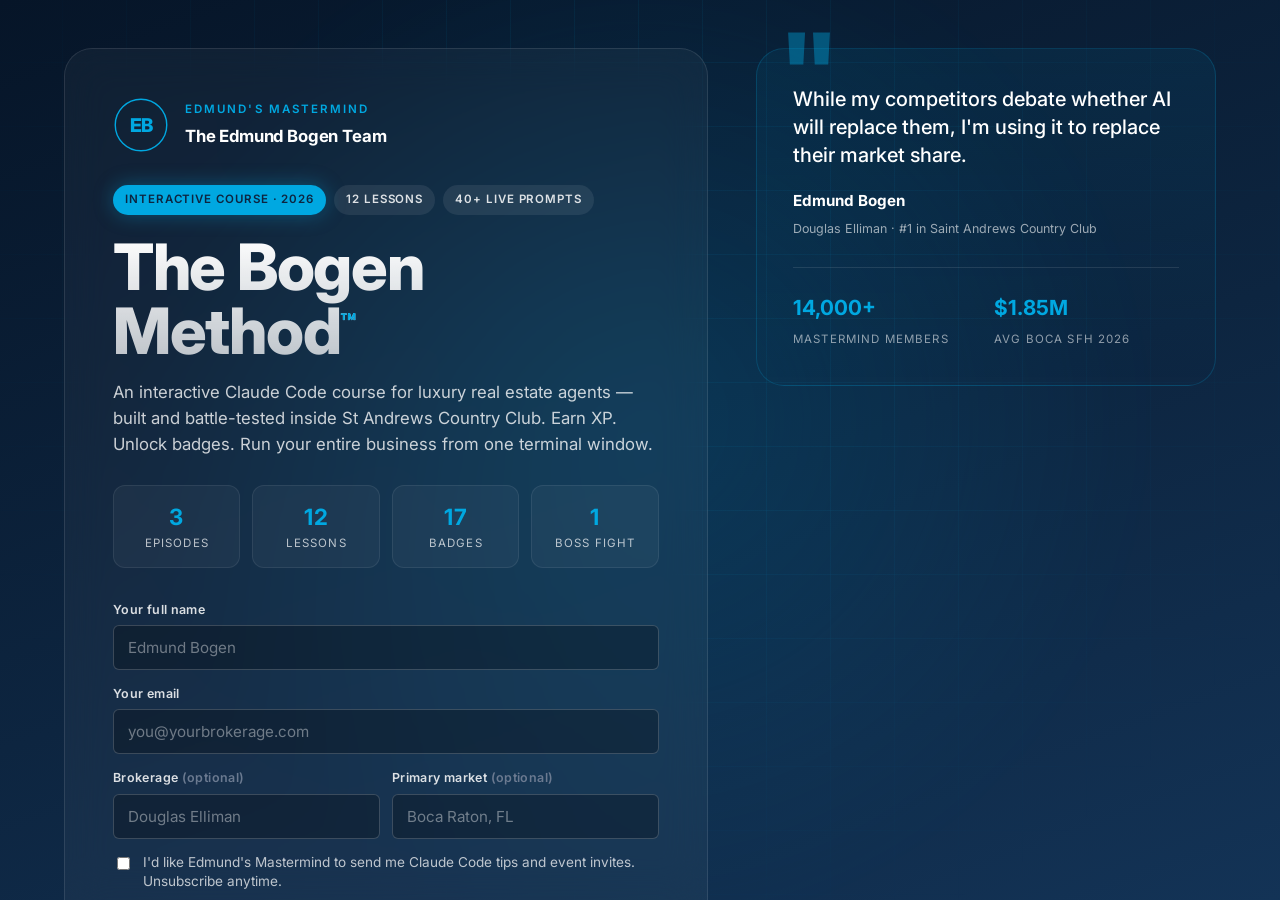
<file: _app.html>
<!doctype html>
<html lang="en">
  <head>
    <meta charset="utf-8" />
    <meta name="viewport" content="width=device-width, initial-scale=1" />
    <meta name="theme-color" content="#0d2540" />
    <title>The Bogen Method — Claude Code for Realtors | Edmund's Mastermind</title>
    <meta
      name="description"
      content="An interactive Claude Code course for luxury real estate agents — built and battle-tested inside St Andrews Country Club. Taught by Edmund Bogen, Douglas Elliman."
    />

    <!-- Open Graph / social share -->
    <meta property="og:type" content="website" />
    <meta property="og:site_name" content="Edmund's Mastermind" />
    <meta property="og:title" content="The Bogen Method™ — Claude Code for Realtors" />
    <meta
      property="og:description"
      content="An interactive Claude Code course for luxury real estate agents — 3 episodes, 12 lessons, 17 badges, 1 boss fight. Run your entire business from one terminal window."
    />
    <meta property="og:url" content="https://edmundbogen.github.io/the-bogen-method/" />
    <meta property="og:image" content="https://edmundbogen.github.io/the-bogen-method/assets/og-image.png" />
    <meta property="og:image:width" content="1200" />
    <meta property="og:image:height" content="630" />
    <meta name="twitter:card" content="summary_large_image" />
    <meta name="twitter:title" content="The Bogen Method™ — Claude Code for Realtors" />
    <meta
      name="twitter:description"
      content="An interactive Claude Code course for luxury real estate agents. 3 episodes · 12 lessons · 17 badges."
    />
    <meta name="twitter:image" content="https://edmundbogen.github.io/the-bogen-method/assets/og-image.png" />

    <link rel="preconnect" href="https://fonts.googleapis.com" />
    <link rel="preconnect" href="https://fonts.gstatic.com" crossorigin />
    <link
      href="https://fonts.googleapis.com/css2?family=Inter:wght@300;400;500;600;700;800;900&family=JetBrains+Mono:wght@400;500;600;700&display=swap"
      rel="stylesheet"
    />
    <link rel="stylesheet" href="css/style.css" />
    <link rel="icon" type="image/svg+xml" href="assets/favicon.svg" />
  </head>
  <body>
    <!-- ============ ENROLL GATE ============ -->
    <section id="gate" class="screen screen--gate active">
      <div class="gate-bg" aria-hidden="true">
        <div class="gate-grid"></div>
        <div class="gate-glow"></div>
      </div>
      <div class="gate-inner">
        <div class="gate-card">
          <div class="gate-brand">
            <div class="logo-mark" aria-hidden="true">
              <svg viewBox="0 0 100 100" fill="none">
                <circle cx="50" cy="50" r="46" stroke="currentColor" stroke-width="2.5" />
                <text x="50" y="62" text-anchor="middle" font-family="Inter, sans-serif" font-weight="800" font-size="34" fill="currentColor" letter-spacing="-1">EB</text>
              </svg>
            </div>
            <div>
              <div class="eyebrow">Edmund's Mastermind</div>
              <div class="brand-name">The Edmund Bogen Team</div>
            </div>
          </div>

          <div class="badge-row">
            <span class="pill pill--accent">Interactive Course · 2026</span>
            <span class="pill">12 lessons</span>
            <span class="pill">40+ live prompts</span>
          </div>

          <h1 class="gate-title">
            The Bogen Method<span class="gate-title-trade">™</span>
          </h1>
          <p class="gate-tagline">
            An interactive Claude Code course for luxury real estate agents — built and battle-tested inside St Andrews Country Club.
            Earn XP. Unlock badges. Run your entire business from one terminal window.
          </p>

          <ul class="gate-stats">
            <li><strong>3</strong>Episodes</li>
            <li><strong>12</strong>Lessons</li>
            <li><strong>17</strong>Badges</li>
            <li><strong>1</strong>Boss fight</li>
          </ul>

          <form id="enrollForm" class="gate-form" autocomplete="on" novalidate>
            <div class="form-row">
              <label for="fullName">Your full name</label>
              <input id="fullName" name="fullName" type="text" required placeholder="Edmund Bogen" autocomplete="name" />
            </div>
            <div class="form-row">
              <label for="email">Your email</label>
              <input id="email" name="email" type="email" required placeholder="you@yourbrokerage.com" autocomplete="email" />
            </div>
            <div class="form-row form-row--split">
              <div>
                <label for="brokerage">Brokerage <span class="muted">(optional)</span></label>
                <input id="brokerage" name="brokerage" type="text" placeholder="Douglas Elliman" autocomplete="organization" />
              </div>
              <div>
                <label for="market">Primary market <span class="muted">(optional)</span></label>
                <input id="market" name="market" type="text" placeholder="Boca Raton, FL" />
              </div>
            </div>

            <label class="checkbox-row">
              <input id="consent" type="checkbox" required />
              <span>I'd like Edmund's Mastermind to send me Claude Code tips and event invites. Unsubscribe anytime.</span>
            </label>

            <!-- Honeypot — hidden from humans; bots fill it and get silently dropped. -->
            <div aria-hidden="true" style="position:absolute;left:-9999px;top:-9999px;height:0;width:0;overflow:hidden">
              <label for="company_url">Company website (leave blank)</label>
              <input id="company_url" name="_gotcha" type="text" tabindex="-1" autocomplete="off" />
            </div>

            <!-- Cloudflare Turnstile renders here only when a site key is set in config.js -->
            <div id="cf-turnstile-slot" style="margin:6px 0 4px"></div>

            <button id="enrollBtn" type="submit" class="btn btn--primary btn--full">
              <span>Start Episode 1</span>
              <span class="btn-arrow">→</span>
            </button>
          </form>

          <p class="gate-fineprint">
            Already enrolled? Progress is saved on this device.
            <button id="resumeBtn" class="link-btn" type="button">Resume your game →</button>
          </p>
        </div>

        <aside class="gate-quote">
          <div class="gate-quote-mark">"</div>
          <blockquote>
            While my competitors debate whether AI will replace them, I'm using it to replace their market share.
          </blockquote>
          <cite>
            <strong>Edmund Bogen</strong>
            <span>Douglas Elliman · #1 in Saint Andrews Country Club</span>
          </cite>
          <div class="gate-quote-stats">
            <div><strong>14,000+</strong><span>Mastermind members</span></div>
            <div><strong>$1.85M</strong><span>Avg Boca SFH 2026</span></div>
          </div>
        </aside>
      </div>
    </section>

    <!-- ============ MAIN APP ============ -->
    <div id="app" class="app" hidden>
      <header class="topbar">
        <div class="topbar-inner">
          <a class="topbar-brand" href="#" data-route="home">
            <svg class="topbar-logo" viewBox="0 0 100 100" fill="none" aria-hidden="true">
              <circle cx="50" cy="50" r="46" stroke="currentColor" stroke-width="2.5" />
              <text x="50" y="62" text-anchor="middle" font-family="Inter, sans-serif" font-weight="800" font-size="34" fill="currentColor" letter-spacing="-1">EB</text>
            </svg>
            <span>The Bogen Method</span>
          </a>
          <nav class="topbar-nav" id="topbarNav">
            <a href="#" data-route="home">Home</a>
            <a href="#" data-route="ep1">Episode 1</a>
            <a href="#" data-route="ep2">Episode 2</a>
            <a href="#" data-route="ep3">Episode 3</a>
            <a href="#" data-route="tools">Tools</a>
            <a href="#" data-route="vault">Vault</a>
            <a href="#" data-route="badges">Badges</a>
          </nav>
          <div class="topbar-user">
            <div class="hud">
              <div class="hud-item" title="Your level">
                <span class="hud-label">LVL</span>
                <span id="hudLevel" class="hud-value">1</span>
              </div>
              <div class="hud-item hud-item--xp" title="Experience points">
                <span class="hud-label">XP</span>
                <span id="hudXP" class="hud-value">0</span>
                <div class="hud-xpbar"><div id="hudXPFill" class="hud-xpbar-fill"></div></div>
              </div>
              <div class="hud-item hud-item--streak" title="Daily streak">
                <span class="hud-flame">🔥</span>
                <span id="hudStreak" class="hud-value">0</span>
              </div>
            </div>
            <button id="userMenuBtn" class="user-menu-btn" aria-label="Account menu">
              <span id="userInitial">E</span>
            </button>
            <div id="userMenu" class="user-menu" hidden>
              <div class="user-menu-head">
                <div id="userMenuName"></div>
                <div id="userMenuEmail" class="muted"></div>
              </div>
              <button data-route="vault">My Vault</button>
              <button data-route="badges">Badges & Stats</button>
              <button id="exportBtn">Export progress</button>
              <button id="resetBtn" class="danger">Sign out / reset</button>
            </div>
          </div>
        </div>
        <div class="topbar-progress"><div id="totalProgress" class="topbar-progress-fill"></div></div>
      </header>

      <main id="view" class="view"></main>

      <footer class="footer">
        <div class="footer-inner">
          <div>
            <div class="footer-brand">The Edmund Bogen Team</div>
            <div class="footer-sub">at Douglas Elliman Real Estate · Boca Raton, FL</div>
          </div>
          <div class="footer-meta">
            <span>© 2026 Edmund's Mastermind</span>
            <span class="dot">·</span>
            <a href="mailto:edmund@bogenhomes.com">edmund@bogenhomes.com</a>
            <span class="dot">·</span>
            <a href="tel:5612357575">561-235-7575</a>
          </div>
        </div>
      </footer>
    </div>

    <!-- ============ TOAST + XP POPS ============ -->
    <div id="toast" class="toast" role="status" aria-live="polite"></div>
    <div id="xpStage" class="xp-stage" aria-hidden="true"></div>

    <!-- ============ MODAL ============ -->
    <div id="modal" class="modal" hidden>
      <div class="modal-backdrop" data-close></div>
      <div class="modal-panel" role="dialog" aria-modal="true">
        <button class="modal-close" id="modalClose" aria-label="Close">×</button>
        <div id="modalBody"></div>
      </div>
    </div>

    <!-- ============ BADGE UNLOCK OVERLAY ============ -->
    <div id="badgeOverlay" class="badge-overlay" hidden>
      <div class="badge-overlay-inner">
        <div class="badge-overlay-rays"></div>
        <div id="badgeOverlayIcon" class="badge-overlay-icon"></div>
        <div class="badge-overlay-label">Badge unlocked</div>
        <div id="badgeOverlayName" class="badge-overlay-name"></div>
        <div id="badgeOverlayDesc" class="badge-overlay-desc"></div>
        <button id="badgeOverlayBtn" class="btn btn--primary">Claim +50 XP</button>
      </div>
    </div>

    <script src="js/config.js"></script>
    <script src="js/data.js"></script>
    <script src="js/state.js"></script>
    <script src="js/cloud.js"></script>
    <script src="js/sfx.js"></script>
    <script src="js/components.js"></script>
    <script src="js/lessons.js"></script>
    <script src="js/tools.js"></script>
    <script src="js/app.js"></script>
  </body>
</html>
</file>
<file: css/style.css>
/* =========================================================
   The Bogen Method — Interactive Course
   Edmund Bogen Team brand: navy #0d2540 / #1a3e5c / cyan #00a8e1
   ========================================================= */

:root {
  --navy-950: #08172a;
  --navy-900: #0d2540;
  --navy-800: #133356;
  --navy-700: #1a3e5c;
  --navy-600: #234e74;
  --navy-500: #2f6593;
  --ink: #0a1a2e;
  --ink-2: #1a2842;
  --paper: #ffffff;
  --paper-soft: #f6f8fb;
  --paper-warm: #f1f4f8;
  --line: #dde3ec;
  --line-strong: #c5cfdc;
  --muted: #6b7a90;
  --muted-2: #94a3b8;
  --text: #0a1a2e;
  --text-2: #2a3a52;

  --cyan: #00a8e1;
  --cyan-bright: #1bb6e8;
  --cyan-dark: #0080ab;
  --cyan-glow: rgba(0, 168, 225, 0.35);

  --gold: #e6b450;
  --green: #2ec27e;
  --red: #e35d6a;
  --purple: #8b6cef;
  --orange: #f08a3e;

  --radius-sm: 6px;
  --radius: 12px;
  --radius-lg: 18px;
  --radius-xl: 28px;

  --shadow-sm: 0 1px 2px rgba(13, 37, 64, 0.08), 0 2px 6px rgba(13, 37, 64, 0.04);
  --shadow: 0 4px 16px rgba(13, 37, 64, 0.08), 0 12px 32px rgba(13, 37, 64, 0.06);
  --shadow-lg: 0 20px 60px rgba(13, 37, 64, 0.18), 0 4px 12px rgba(13, 37, 64, 0.06);
  --shadow-glow: 0 0 0 1px var(--cyan), 0 0 24px var(--cyan-glow);

  --font-sans: "Inter", ui-sans-serif, system-ui, -apple-system, "Segoe UI", Roboto, sans-serif;
  --font-mono: "JetBrains Mono", ui-monospace, "SF Mono", Menlo, Consolas, monospace;

  --t-fast: 160ms cubic-bezier(0.4, 0, 0.2, 1);
  --t-mid: 280ms cubic-bezier(0.4, 0, 0.2, 1);
  --t-slow: 480ms cubic-bezier(0.16, 1, 0.3, 1);
}

* {
  box-sizing: border-box;
}

html,
body {
  margin: 0;
  padding: 0;
}

body {
  font-family: var(--font-sans);
  color: var(--text);
  background: var(--paper-soft);
  font-size: 16px;
  line-height: 1.55;
  -webkit-font-smoothing: antialiased;
  -moz-osx-font-smoothing: grayscale;
  text-rendering: optimizeLegibility;
}

button {
  font-family: inherit;
  cursor: pointer;
  border: none;
  background: none;
  color: inherit;
}
a {
  color: var(--navy-700);
  text-decoration: none;
}
a:hover {
  color: var(--cyan);
}
input,
textarea {
  font-family: inherit;
  color: inherit;
}

img,
svg {
  display: block;
  max-width: 100%;
}

/* ============================ TYPOGRAPHY ============================ */
h1,
h2,
h3,
h4 {
  margin: 0 0 0.4em;
  letter-spacing: -0.02em;
  color: var(--ink);
  font-weight: 700;
  line-height: 1.15;
}
h1 {
  font-size: clamp(2rem, 4.5vw, 3.4rem);
  font-weight: 800;
}
h2 {
  font-size: clamp(1.5rem, 3vw, 2.1rem);
}
h3 {
  font-size: 1.25rem;
}
h4 {
  font-size: 1.05rem;
}
p {
  margin: 0 0 1em;
}
.muted {
  color: var(--muted);
}
.eyebrow {
  font-size: 0.72rem;
  text-transform: uppercase;
  letter-spacing: 0.18em;
  font-weight: 600;
  color: var(--cyan);
}

/* ============================ ENROLL GATE ============================ */
.screen--gate {
  position: fixed;
  inset: 0;
  background: linear-gradient(160deg, #061528 0%, #0d2540 55%, #133356 100%);
  color: #fff;
  overflow: auto;
  z-index: 100;
}
.screen--gate.hidden {
  display: none;
}
.gate-bg {
  position: absolute;
  inset: 0;
  overflow: hidden;
  pointer-events: none;
}
.gate-grid {
  position: absolute;
  inset: -2px;
  background-image:
    linear-gradient(to right, rgba(0, 168, 225, 0.07) 1px, transparent 1px),
    linear-gradient(to bottom, rgba(0, 168, 225, 0.07) 1px, transparent 1px);
  background-size: 64px 64px;
  mask-image: radial-gradient(ellipse at 50% 30%, #000 30%, transparent 80%);
}
.gate-glow {
  position: absolute;
  top: -20%;
  left: 50%;
  transform: translateX(-50%);
  width: 1200px;
  height: 1200px;
  background: radial-gradient(circle, var(--cyan-glow) 0%, transparent 60%);
  opacity: 0.45;
  filter: blur(40px);
}
.gate-inner {
  position: relative;
  z-index: 1;
  max-width: 1200px;
  margin: 0 auto;
  padding: 48px 24px 80px;
  display: grid;
  grid-template-columns: minmax(0, 1.4fr) minmax(0, 1fr);
  gap: 48px;
  align-items: start;
}
@media (max-width: 920px) {
  .gate-inner {
    grid-template-columns: 1fr;
  }
}
.gate-card {
  background: rgba(255, 255, 255, 0.04);
  border: 1px solid rgba(255, 255, 255, 0.1);
  border-radius: var(--radius-xl);
  padding: clamp(28px, 4vw, 48px);
  backdrop-filter: blur(20px);
}
.gate-brand {
  display: flex;
  align-items: center;
  gap: 16px;
  margin-bottom: 32px;
}
.gate-brand .logo-mark {
  width: 56px;
  height: 56px;
  color: var(--cyan);
  flex-shrink: 0;
}
.gate-brand .eyebrow {
  margin-bottom: 4px;
}
.gate-brand .brand-name {
  font-weight: 700;
  font-size: 1.05rem;
  letter-spacing: -0.01em;
}
.badge-row {
  display: flex;
  gap: 8px;
  margin-bottom: 20px;
  flex-wrap: wrap;
}
.pill {
  display: inline-flex;
  align-items: center;
  font-size: 0.72rem;
  font-weight: 600;
  letter-spacing: 0.08em;
  text-transform: uppercase;
  padding: 6px 12px;
  border-radius: 999px;
  background: rgba(255, 255, 255, 0.08);
  color: rgba(255, 255, 255, 0.85);
}
.pill--accent {
  background: var(--cyan);
  color: var(--navy-900);
  box-shadow: 0 0 20px var(--cyan-glow);
}
.gate-title {
  font-size: clamp(2.4rem, 6vw, 4rem);
  font-weight: 800;
  line-height: 1;
  margin: 0 0 16px;
  background: linear-gradient(180deg, #fff 0%, rgba(255, 255, 255, 0.72) 100%);
  -webkit-background-clip: text;
  background-clip: text;
  color: transparent;
}
.gate-title-trade {
  font-size: 0.4em;
  vertical-align: super;
  color: var(--cyan);
  -webkit-text-fill-color: var(--cyan);
}
.gate-tagline {
  font-size: 1.05rem;
  color: rgba(255, 255, 255, 0.78);
  max-width: 56ch;
  margin: 0 0 28px;
  line-height: 1.55;
}
.gate-stats {
  list-style: none;
  display: grid;
  grid-template-columns: repeat(4, 1fr);
  gap: 12px;
  margin: 0 0 32px;
  padding: 0;
}
.gate-stats li {
  text-align: center;
  padding: 14px 8px;
  background: rgba(255, 255, 255, 0.04);
  border: 1px solid rgba(255, 255, 255, 0.08);
  border-radius: var(--radius);
}
.gate-stats strong {
  display: block;
  font-size: 1.4rem;
  color: var(--cyan);
  font-weight: 700;
}
.gate-stats li {
  font-size: 0.72rem;
  text-transform: uppercase;
  letter-spacing: 0.1em;
  color: rgba(255, 255, 255, 0.7);
}
.gate-form {
  margin-bottom: 16px;
}
.form-row {
  margin-bottom: 14px;
}
.form-row label {
  display: block;
  font-size: 0.78rem;
  font-weight: 600;
  margin-bottom: 6px;
  color: rgba(255, 255, 255, 0.85);
  letter-spacing: 0.03em;
}
.form-row--split {
  display: grid;
  grid-template-columns: 1fr 1fr;
  gap: 12px;
}
@media (max-width: 540px) {
  .form-row--split {
    grid-template-columns: 1fr;
  }
}
.gate-form input[type="text"],
.gate-form input[type="email"] {
  width: 100%;
  padding: 12px 14px;
  border-radius: var(--radius-sm);
  border: 1px solid rgba(255, 255, 255, 0.18);
  background: rgba(0, 0, 0, 0.25);
  color: #fff;
  font-size: 0.95rem;
  transition: border var(--t-fast), box-shadow var(--t-fast);
}
.gate-form input::placeholder {
  color: rgba(255, 255, 255, 0.4);
}
.gate-form input:focus {
  outline: none;
  border-color: var(--cyan);
  box-shadow: 0 0 0 3px rgba(0, 168, 225, 0.25);
}
.gate-form input[aria-invalid="true"] {
  border-color: var(--red);
}
.checkbox-row {
  display: flex;
  gap: 10px;
  align-items: flex-start;
  font-size: 0.85rem;
  color: rgba(255, 255, 255, 0.72);
  margin-bottom: 20px;
  line-height: 1.45;
  cursor: pointer;
}
.checkbox-row input {
  margin-top: 4px;
  accent-color: var(--cyan);
}
.gate-fineprint {
  text-align: center;
  font-size: 0.85rem;
  color: rgba(255, 255, 255, 0.55);
  margin: 0;
}
.link-btn {
  color: var(--cyan);
  background: none;
  border: none;
  padding: 0;
  cursor: pointer;
  font: inherit;
  text-decoration: underline;
  text-underline-offset: 3px;
}
.link-btn:hover {
  color: var(--cyan-bright);
}
.gate-quote {
  background: linear-gradient(180deg, rgba(0, 168, 225, 0.08) 0%, rgba(0, 0, 0, 0) 100%);
  border: 1px solid rgba(0, 168, 225, 0.2);
  border-radius: var(--radius-xl);
  padding: 36px;
  position: relative;
}
.gate-quote-mark {
  position: absolute;
  top: -32px;
  left: 24px;
  font-size: 7rem;
  font-weight: 800;
  color: var(--cyan);
  opacity: 0.4;
  line-height: 1;
}
.gate-quote blockquote {
  margin: 0 0 20px;
  font-size: 1.25rem;
  line-height: 1.4;
  font-weight: 500;
  color: #fff;
}
.gate-quote cite {
  font-style: normal;
  display: block;
}
.gate-quote cite strong {
  display: block;
  font-size: 0.95rem;
  margin-bottom: 2px;
}
.gate-quote cite span {
  font-size: 0.78rem;
  color: rgba(255, 255, 255, 0.6);
}
.gate-quote-stats {
  display: grid;
  grid-template-columns: 1fr 1fr;
  gap: 16px;
  margin-top: 28px;
  padding-top: 24px;
  border-top: 1px solid rgba(255, 255, 255, 0.1);
}
.gate-quote-stats > div strong {
  display: block;
  font-size: 1.3rem;
  color: var(--cyan);
  font-weight: 700;
}
.gate-quote-stats > div span {
  font-size: 0.72rem;
  text-transform: uppercase;
  letter-spacing: 0.1em;
  color: rgba(255, 255, 255, 0.55);
}

/* ============================ BUTTONS ============================ */
.btn {
  display: inline-flex;
  align-items: center;
  justify-content: center;
  gap: 8px;
  padding: 12px 22px;
  font-size: 0.92rem;
  font-weight: 600;
  letter-spacing: 0.02em;
  border-radius: var(--radius-sm);
  transition: all var(--t-fast);
  border: 1px solid transparent;
  white-space: nowrap;
  user-select: none;
}
.btn--primary {
  background: var(--cyan);
  color: var(--navy-900);
  box-shadow: 0 4px 14px rgba(0, 168, 225, 0.35);
}
.btn--primary:hover {
  background: var(--cyan-bright);
  transform: translateY(-1px);
  box-shadow: 0 6px 22px rgba(0, 168, 225, 0.5);
}
.btn--primary:active {
  transform: translateY(0);
}
.btn--ghost {
  background: transparent;
  border-color: var(--line);
  color: var(--text);
}
.btn--ghost:hover {
  border-color: var(--navy-700);
  color: var(--navy-700);
}
.btn--dark {
  background: var(--navy-900);
  color: #fff;
}
.btn--dark:hover {
  background: var(--navy-700);
}
.btn--full {
  width: 100%;
  padding: 14px 22px;
  font-size: 1rem;
}
.btn--lg {
  padding: 16px 28px;
  font-size: 1.05rem;
}
.btn--sm {
  padding: 8px 14px;
  font-size: 0.82rem;
}
.btn-arrow {
  transition: transform var(--t-fast);
}
.btn:hover .btn-arrow {
  transform: translateX(3px);
}
.btn:disabled {
  opacity: 0.5;
  cursor: not-allowed;
  transform: none !important;
}

/* ============================ TOP BAR ============================ */
.app {
  min-height: 100vh;
  display: flex;
  flex-direction: column;
}
.topbar {
  position: sticky;
  top: 0;
  z-index: 40;
  background: rgba(13, 37, 64, 0.97);
  color: #fff;
  backdrop-filter: blur(20px);
  border-bottom: 1px solid rgba(255, 255, 255, 0.08);
}
.topbar-inner {
  max-width: 1280px;
  margin: 0 auto;
  padding: 12px 24px;
  display: flex;
  align-items: center;
  gap: 20px;
}
.topbar-brand {
  display: flex;
  align-items: center;
  gap: 10px;
  color: #fff;
  font-weight: 700;
  letter-spacing: -0.01em;
  flex-shrink: 0;
}
.topbar-brand:hover {
  color: var(--cyan);
}
.topbar-logo {
  width: 32px;
  height: 32px;
  color: var(--cyan);
}
.topbar-brand span {
  font-size: 0.95rem;
}
.topbar-nav {
  display: flex;
  gap: 4px;
  flex: 1;
  margin-left: 16px;
  overflow-x: auto;
  scrollbar-width: none;
}
.topbar-nav::-webkit-scrollbar {
  display: none;
}
.topbar-nav a {
  color: rgba(255, 255, 255, 0.7);
  font-size: 0.85rem;
  font-weight: 500;
  padding: 8px 12px;
  border-radius: var(--radius-sm);
  white-space: nowrap;
  transition: all var(--t-fast);
}
.topbar-nav a:hover {
  background: rgba(255, 255, 255, 0.06);
  color: #fff;
}
.topbar-nav a.active {
  color: var(--cyan);
  background: rgba(0, 168, 225, 0.1);
}
.topbar-user {
  display: flex;
  align-items: center;
  gap: 14px;
  position: relative;
}
.hud {
  display: flex;
  align-items: center;
  gap: 8px;
  padding: 6px 10px;
  background: rgba(0, 0, 0, 0.25);
  border-radius: 999px;
  border: 1px solid rgba(255, 255, 255, 0.06);
}
.hud-item {
  display: flex;
  align-items: center;
  gap: 4px;
  font-size: 0.78rem;
  font-weight: 700;
  padding: 0 4px;
}
.hud-label {
  color: rgba(255, 255, 255, 0.5);
  font-size: 0.65rem;
  letter-spacing: 0.1em;
}
.hud-value {
  color: #fff;
  font-variant-numeric: tabular-nums;
}
.hud-item--xp {
  position: relative;
  padding-right: 60px;
}
.hud-xpbar {
  position: absolute;
  right: 4px;
  top: 50%;
  transform: translateY(-50%);
  width: 48px;
  height: 5px;
  background: rgba(255, 255, 255, 0.1);
  border-radius: 999px;
  overflow: hidden;
}
.hud-xpbar-fill {
  height: 100%;
  background: linear-gradient(90deg, var(--cyan-dark), var(--cyan));
  width: 0;
  transition: width var(--t-slow);
  box-shadow: 0 0 8px var(--cyan-glow);
}
.hud-flame {
  font-size: 0.85rem;
}
.hud-item--streak .hud-value {
  color: var(--gold);
}
@media (max-width: 720px) {
  .hud {
    display: none;
  }
}
.user-menu-btn {
  width: 36px;
  height: 36px;
  border-radius: 999px;
  background: var(--cyan);
  color: var(--navy-900);
  font-weight: 700;
  font-size: 0.92rem;
  display: flex;
  align-items: center;
  justify-content: center;
}
.user-menu {
  position: absolute;
  right: 0;
  top: calc(100% + 8px);
  background: #fff;
  color: var(--text);
  border-radius: var(--radius);
  box-shadow: var(--shadow-lg);
  min-width: 240px;
  padding: 6px;
  z-index: 30;
}
.user-menu-head {
  padding: 10px 12px;
  border-bottom: 1px solid var(--line);
  margin-bottom: 4px;
}
.user-menu-head div:first-child {
  font-weight: 700;
}
.user-menu-head div + div {
  font-size: 0.82rem;
}
.user-menu button {
  display: block;
  width: 100%;
  text-align: left;
  padding: 9px 12px;
  font-size: 0.88rem;
  border-radius: var(--radius-sm);
  color: var(--text);
}
.user-menu button:hover {
  background: var(--paper-soft);
}
.user-menu button.danger {
  color: var(--red);
}
.topbar-progress {
  height: 3px;
  background: rgba(255, 255, 255, 0.06);
  position: relative;
}
.topbar-progress-fill {
  height: 100%;
  background: linear-gradient(90deg, var(--cyan-dark), var(--cyan), var(--cyan-bright));
  width: 0;
  transition: width var(--t-slow);
  box-shadow: 0 0 10px var(--cyan-glow);
}
@media (max-width: 760px) {
  .topbar-nav {
    font-size: 0.8rem;
  }
  .topbar-brand span {
    display: none;
  }
}

/* ============================ VIEW (main content area) ============================ */
.view {
  flex: 1;
  max-width: 1180px;
  width: 100%;
  margin: 0 auto;
  padding: 32px 24px 80px;
}
@media (max-width: 540px) {
  .view {
    padding: 20px 16px 60px;
  }
}

/* ============================ HOME / DASHBOARD ============================ */
.welcome {
  background: linear-gradient(135deg, var(--navy-900) 0%, var(--navy-700) 100%);
  color: #fff;
  border-radius: var(--radius-xl);
  padding: clamp(28px, 5vw, 48px);
  margin-bottom: 32px;
  position: relative;
  overflow: hidden;
}
.welcome::after {
  content: "";
  position: absolute;
  right: -120px;
  top: -120px;
  width: 360px;
  height: 360px;
  background: radial-gradient(circle, var(--cyan-glow) 0%, transparent 70%);
  filter: blur(40px);
}
.welcome-eyebrow {
  font-size: 0.72rem;
  text-transform: uppercase;
  letter-spacing: 0.18em;
  color: var(--cyan);
  font-weight: 600;
  margin-bottom: 12px;
}
.welcome h1 {
  color: #fff;
  font-size: clamp(1.6rem, 3.5vw, 2.4rem);
  margin-bottom: 8px;
}
.welcome p {
  color: rgba(255, 255, 255, 0.75);
  max-width: 60ch;
  font-size: 1.02rem;
}
.welcome-stats {
  display: grid;
  grid-template-columns: repeat(auto-fit, minmax(150px, 1fr));
  gap: 16px;
  margin-top: 28px;
  position: relative;
  z-index: 1;
}
.welcome-stat {
  background: rgba(255, 255, 255, 0.06);
  border: 1px solid rgba(255, 255, 255, 0.08);
  border-radius: var(--radius);
  padding: 14px 16px;
}
.welcome-stat-label {
  font-size: 0.7rem;
  text-transform: uppercase;
  letter-spacing: 0.12em;
  color: rgba(255, 255, 255, 0.5);
  margin-bottom: 4px;
}
.welcome-stat-value {
  font-size: 1.5rem;
  font-weight: 700;
  color: #fff;
  font-variant-numeric: tabular-nums;
}
.welcome-stat-value .accent {
  color: var(--cyan);
}
.welcome-cta {
  margin-top: 28px;
  display: flex;
  gap: 12px;
  flex-wrap: wrap;
}

.section-head {
  display: flex;
  justify-content: space-between;
  align-items: end;
  margin: 48px 0 18px;
  gap: 16px;
}
.section-head h2 {
  margin: 0;
}
.section-head p {
  color: var(--muted);
  margin: 0;
  font-size: 0.92rem;
}

.episode-grid {
  display: grid;
  grid-template-columns: repeat(auto-fit, minmax(320px, 1fr));
  gap: 20px;
}
.episode-card {
  background: #fff;
  border: 1px solid var(--line);
  border-radius: var(--radius-lg);
  padding: 24px;
  display: flex;
  flex-direction: column;
  gap: 14px;
  transition: all var(--t-mid);
  cursor: pointer;
  position: relative;
  overflow: hidden;
}
.episode-card::before {
  content: "";
  position: absolute;
  left: 0;
  top: 0;
  bottom: 0;
  width: 4px;
  background: var(--cyan);
  transform: scaleY(0.3);
  transform-origin: top;
  transition: transform var(--t-mid);
}
.episode-card:hover {
  transform: translateY(-2px);
  box-shadow: var(--shadow);
  border-color: var(--navy-700);
}
.episode-card:hover::before {
  transform: scaleY(1);
}
.episode-num {
  font-family: var(--font-mono);
  font-size: 0.78rem;
  font-weight: 600;
  color: var(--cyan);
  letter-spacing: 0.08em;
}
.episode-title {
  font-size: 1.4rem;
  font-weight: 700;
  margin: 0;
  line-height: 1.2;
}
.episode-desc {
  color: var(--muted);
  font-size: 0.92rem;
  margin: 0;
  line-height: 1.5;
  flex-grow: 1;
}
.episode-progress {
  display: flex;
  align-items: center;
  gap: 10px;
  font-size: 0.78rem;
  color: var(--muted);
}
.episode-progress-bar {
  flex: 1;
  height: 6px;
  background: var(--paper-warm);
  border-radius: 999px;
  overflow: hidden;
}
.episode-progress-fill {
  height: 100%;
  background: linear-gradient(90deg, var(--cyan-dark), var(--cyan));
  transition: width var(--t-slow);
}
.episode-meta {
  display: flex;
  gap: 14px;
  font-size: 0.78rem;
  color: var(--muted);
  padding-top: 12px;
  border-top: 1px solid var(--line);
}
.episode-meta strong {
  color: var(--text);
  font-weight: 600;
}

/* ============================ DASHBOARD PANELS ============================ */
.dash-grid {
  display: grid;
  grid-template-columns: 2fr 1fr;
  gap: 24px;
  margin: 32px 0;
}
@media (max-width: 880px) {
  .dash-grid {
    grid-template-columns: 1fr;
  }
}
.panel {
  background: #fff;
  border: 1px solid var(--line);
  border-radius: var(--radius-lg);
  padding: 24px;
}
.panel--dark {
  background: var(--navy-900);
  color: #fff;
  border: none;
}
.panel--dark h3 {
  color: #fff;
}
.panel h3 {
  margin-top: 0;
  font-size: 1.1rem;
  display: flex;
  align-items: center;
  gap: 8px;
}
.panel-eyebrow {
  font-size: 0.7rem;
  text-transform: uppercase;
  letter-spacing: 0.15em;
  font-weight: 600;
  color: var(--cyan);
  margin-bottom: 8px;
}

/* mission of the day */
.mission {
  display: flex;
  align-items: center;
  gap: 14px;
  padding: 14px 16px;
  border-radius: var(--radius);
  border: 1px dashed var(--cyan);
  background: rgba(0, 168, 225, 0.04);
  margin-top: 12px;
}
.mission-icon {
  width: 40px;
  height: 40px;
  flex-shrink: 0;
  border-radius: 12px;
  background: var(--cyan);
  color: #fff;
  display: flex;
  align-items: center;
  justify-content: center;
  font-size: 1.2rem;
}
.mission-text strong {
  display: block;
  font-size: 0.95rem;
}
.mission-text span {
  font-size: 0.82rem;
  color: var(--muted);
}

/* leaderboard / cohort stat */
.cohort {
  display: grid;
  grid-template-columns: 1fr;
  gap: 12px;
  margin-top: 8px;
}
.cohort-row {
  display: flex;
  align-items: center;
  gap: 10px;
  font-size: 0.85rem;
}
.cohort-row .name {
  width: 110px;
  color: rgba(255, 255, 255, 0.7);
}
.cohort-row.me .name {
  color: var(--cyan);
  font-weight: 700;
}
.cohort-bar {
  flex: 1;
  height: 8px;
  background: rgba(255, 255, 255, 0.08);
  border-radius: 999px;
  overflow: hidden;
}
.cohort-bar-fill {
  height: 100%;
  background: linear-gradient(90deg, var(--cyan-dark), var(--cyan));
  border-radius: 999px;
  transition: width var(--t-slow);
}
.cohort-row.me .cohort-bar-fill {
  background: linear-gradient(90deg, var(--gold), #ffd278);
}
.cohort-row .xp {
  width: 60px;
  text-align: right;
  font-variant-numeric: tabular-nums;
  font-weight: 600;
}

/* ============================ EPISODE PAGE ============================ */
.ep-hero {
  background: linear-gradient(135deg, var(--navy-900), var(--navy-700));
  color: #fff;
  padding: clamp(28px, 4vw, 44px);
  border-radius: var(--radius-xl);
  margin-bottom: 32px;
  position: relative;
  overflow: hidden;
}
.ep-hero-eyebrow {
  font-size: 0.74rem;
  letter-spacing: 0.15em;
  color: var(--cyan);
  font-weight: 600;
  text-transform: uppercase;
  margin-bottom: 8px;
}
.ep-hero h1 {
  color: #fff;
}
.ep-hero p {
  max-width: 60ch;
  color: rgba(255, 255, 255, 0.78);
}

.lesson-list {
  display: grid;
  gap: 12px;
}
.lesson-row {
  background: #fff;
  border: 1px solid var(--line);
  border-radius: var(--radius);
  padding: 16px 20px;
  display: grid;
  grid-template-columns: 36px 1fr auto;
  align-items: center;
  gap: 16px;
  cursor: pointer;
  transition: all var(--t-fast);
}
.lesson-row:hover {
  border-color: var(--navy-700);
  transform: translateX(2px);
}
.lesson-row.locked {
  opacity: 0.55;
  cursor: not-allowed;
}
.lesson-row.locked:hover {
  transform: none;
  border-color: var(--line);
}
.lesson-row.done {
  background: linear-gradient(to right, rgba(46, 194, 126, 0.05), #fff);
}
.lesson-num {
  width: 36px;
  height: 36px;
  border-radius: 999px;
  background: var(--paper-warm);
  display: flex;
  align-items: center;
  justify-content: center;
  font-weight: 700;
  font-size: 0.92rem;
  color: var(--muted);
}
.lesson-row.done .lesson-num {
  background: var(--green);
  color: #fff;
}
.lesson-row.active .lesson-num {
  background: var(--cyan);
  color: #fff;
}
.lesson-title {
  font-weight: 600;
  font-size: 0.98rem;
  margin: 0;
}
.lesson-meta {
  font-size: 0.78rem;
  color: var(--muted);
  margin-top: 2px;
}
.lesson-xp {
  font-size: 0.78rem;
  font-weight: 700;
  color: var(--cyan);
  background: rgba(0, 168, 225, 0.08);
  padding: 4px 10px;
  border-radius: 999px;
  white-space: nowrap;
}

/* ============================ LESSON PAGE ============================ */
.lesson-wrap {
  display: grid;
  grid-template-columns: 240px 1fr;
  gap: 36px;
}
@media (max-width: 880px) {
  .lesson-wrap {
    grid-template-columns: 1fr;
  }
  .lesson-side {
    position: static !important;
  }
}
.lesson-side {
  position: sticky;
  top: 80px;
  align-self: start;
  height: max-content;
}
.lesson-side-back {
  font-size: 0.85rem;
  color: var(--muted);
  display: inline-flex;
  align-items: center;
  gap: 6px;
  margin-bottom: 24px;
}
.lesson-side-eyebrow {
  font-size: 0.7rem;
  text-transform: uppercase;
  letter-spacing: 0.12em;
  color: var(--cyan);
  font-weight: 600;
  margin-bottom: 8px;
}
.lesson-side-num {
  font-family: var(--font-mono);
  font-size: 0.85rem;
  color: var(--muted);
  margin-bottom: 6px;
}
.lesson-side h2 {
  font-size: 1.3rem;
  line-height: 1.2;
  margin-bottom: 16px;
}
.lesson-toc {
  list-style: none;
  padding: 0;
  margin: 0 0 24px;
  border-left: 2px solid var(--line);
}
.lesson-toc li {
  padding: 6px 0 6px 14px;
  font-size: 0.85rem;
  color: var(--muted);
  position: relative;
  cursor: pointer;
  transition: color var(--t-fast);
}
.lesson-toc li:hover {
  color: var(--navy-700);
}
.lesson-toc li.active {
  color: var(--cyan);
  font-weight: 600;
}
.lesson-toc li.active::before {
  content: "";
  position: absolute;
  left: -2px;
  top: 6px;
  bottom: 6px;
  width: 2px;
  background: var(--cyan);
}

.lesson-main {
  min-width: 0;
}
.lesson-main h1 {
  font-size: clamp(1.8rem, 3.5vw, 2.6rem);
}
.lesson-section {
  margin: 32px 0;
}
.lesson-section h3 {
  font-size: 1.3rem;
  margin-bottom: 14px;
}
.lesson-main p {
  font-size: 1rem;
  line-height: 1.65;
  color: var(--text-2);
  max-width: 65ch;
}
.lesson-main ul,
.lesson-main ol {
  font-size: 0.98rem;
  line-height: 1.6;
  color: var(--text-2);
  max-width: 65ch;
}
.lesson-main strong {
  color: var(--ink);
}
.lesson-main code {
  font-family: var(--font-mono);
  font-size: 0.88em;
  background: var(--paper-warm);
  padding: 2px 6px;
  border-radius: 4px;
  color: var(--navy-800);
}

.callout {
  border-left: 4px solid var(--cyan);
  background: rgba(0, 168, 225, 0.05);
  border-radius: var(--radius-sm);
  padding: 16px 18px;
  margin: 20px 0;
}
.callout--warn {
  border-color: var(--orange);
  background: rgba(240, 138, 62, 0.06);
}
.callout--danger {
  border-color: var(--red);
  background: rgba(227, 93, 106, 0.06);
}
.callout--success {
  border-color: var(--green);
  background: rgba(46, 194, 126, 0.06);
}
.callout strong {
  display: block;
  margin-bottom: 4px;
  font-size: 0.92rem;
}
.callout p {
  margin: 0;
  font-size: 0.92rem;
}

/* ============================ INTERACTIVE: TERMINAL ============================ */
.terminal {
  background: #050b14;
  color: #d6e7f5;
  border-radius: var(--radius);
  font-family: var(--font-mono);
  font-size: 0.86rem;
  line-height: 1.55;
  overflow: hidden;
  border: 1px solid #11253f;
  margin: 16px 0;
  box-shadow: 0 20px 50px rgba(0, 0, 0, 0.25);
}
.terminal-head {
  display: flex;
  align-items: center;
  gap: 8px;
  padding: 10px 14px;
  background: #0a1828;
  border-bottom: 1px solid #11253f;
}
.terminal-dot {
  width: 12px;
  height: 12px;
  border-radius: 999px;
  background: #4b5b70;
}
.terminal-dot:nth-child(1) {
  background: #ff5f57;
}
.terminal-dot:nth-child(2) {
  background: #febc2e;
}
.terminal-dot:nth-child(3) {
  background: #28c840;
}
.terminal-title {
  margin-left: 10px;
  font-size: 0.78rem;
  color: #7a8da3;
  letter-spacing: 0.04em;
}
.terminal-body {
  padding: 16px 18px;
  min-height: 200px;
  max-height: 460px;
  overflow-y: auto;
  white-space: pre-wrap;
  word-break: break-word;
}
.terminal-line {
  display: block;
  animation: termfade 0.3s ease-out;
}
@keyframes termfade {
  from {
    opacity: 0;
    transform: translateY(2px);
  }
  to {
    opacity: 1;
    transform: none;
  }
}
.term-prompt {
  color: var(--cyan);
}
.term-cmd {
  color: #ffffff;
}
.term-out {
  color: #b8c8da;
}
.term-claude {
  color: #a8c5e6;
}
.term-good {
  color: #6ee19b;
}
.term-err {
  color: #ff7a7a;
}
.term-dim {
  color: #5d738f;
}
.term-input-row {
  display: flex;
  align-items: center;
  gap: 6px;
  padding: 0 18px 14px;
}
.term-input-prompt {
  color: var(--cyan);
}
.term-input {
  flex: 1;
  background: transparent;
  border: none;
  outline: none;
  color: #fff;
  font-family: var(--font-mono);
  font-size: 0.86rem;
  caret-color: var(--cyan);
}
.term-cursor {
  display: inline-block;
  width: 8px;
  height: 1.1em;
  background: var(--cyan);
  vertical-align: middle;
  animation: cursor 1s steps(1) infinite;
}
@keyframes cursor {
  50% {
    background: transparent;
  }
}
.term-hint {
  padding: 8px 18px;
  background: rgba(0, 168, 225, 0.08);
  border-top: 1px solid #11253f;
  font-size: 0.78rem;
  color: var(--cyan);
}
.term-hint code {
  background: rgba(0, 168, 225, 0.15);
  padding: 1px 6px;
  border-radius: 3px;
  font-size: 0.82em;
}

/* ============================ PROMPT BLOCK ============================ */
.prompt-block {
  background: var(--navy-900);
  color: #cfdcec;
  border-radius: var(--radius);
  padding: 0;
  margin: 16px 0;
  border: 1px solid var(--navy-700);
  overflow: hidden;
}
.prompt-block-head {
  display: flex;
  align-items: center;
  justify-content: space-between;
  padding: 10px 16px;
  border-bottom: 1px solid var(--navy-700);
  font-size: 0.78rem;
  background: var(--navy-800);
}
.prompt-block-label {
  color: var(--cyan);
  font-weight: 600;
  letter-spacing: 0.06em;
  text-transform: uppercase;
}
.prompt-block-actions {
  display: flex;
  gap: 6px;
}
.prompt-block pre {
  margin: 0;
  padding: 16px 18px;
  font-family: var(--font-mono);
  font-size: 0.84rem;
  line-height: 1.6;
  white-space: pre-wrap;
  word-break: break-word;
  max-height: 380px;
  overflow-y: auto;
}
.icon-btn {
  display: inline-flex;
  align-items: center;
  gap: 4px;
  padding: 4px 10px;
  background: transparent;
  border: 1px solid rgba(255, 255, 255, 0.18);
  color: #cfdcec;
  border-radius: var(--radius-sm);
  font-size: 0.74rem;
  font-weight: 600;
  letter-spacing: 0.03em;
  cursor: pointer;
  transition: all var(--t-fast);
}
.icon-btn:hover {
  background: rgba(0, 168, 225, 0.15);
  border-color: var(--cyan);
  color: #fff;
}
.icon-btn.copied {
  background: var(--green);
  border-color: var(--green);
  color: #fff;
}

/* ============================ QUIZ ============================ */
.quiz {
  background: #fff;
  border: 1px solid var(--line);
  border-radius: var(--radius-lg);
  padding: 24px;
  margin: 24px 0;
  position: relative;
}
.quiz-head {
  display: flex;
  justify-content: space-between;
  align-items: center;
  margin-bottom: 16px;
}
.quiz-eyebrow {
  font-size: 0.72rem;
  text-transform: uppercase;
  letter-spacing: 0.15em;
  color: var(--cyan);
  font-weight: 700;
}
.quiz-progress {
  font-size: 0.82rem;
  color: var(--muted);
  font-variant-numeric: tabular-nums;
}
.quiz-combo {
  display: inline-flex;
  align-items: center;
  gap: 4px;
  padding: 3px 8px;
  background: var(--gold);
  color: var(--navy-900);
  border-radius: 999px;
  font-size: 0.72rem;
  font-weight: 700;
  margin-left: 8px;
  animation: pop 0.4s ease-out;
}
@keyframes pop {
  0% {
    transform: scale(0.4);
    opacity: 0;
  }
  60% {
    transform: scale(1.15);
  }
  100% {
    transform: scale(1);
    opacity: 1;
  }
}
.quiz-timer {
  display: flex;
  align-items: center;
  gap: 8px;
}
.quiz-timer-bar {
  width: 100px;
  height: 5px;
  background: var(--paper-warm);
  border-radius: 999px;
  overflow: hidden;
}
.quiz-timer-fill {
  height: 100%;
  background: var(--green);
  width: 100%;
  transition: width 1s linear, background-color var(--t-fast);
}
.quiz-timer-fill.warn {
  background: var(--orange);
}
.quiz-timer-fill.danger {
  background: var(--red);
}
.quiz-question {
  font-size: 1.1rem;
  font-weight: 600;
  line-height: 1.45;
  margin-bottom: 20px;
}
.quiz-options {
  display: grid;
  gap: 10px;
}
.quiz-option {
  text-align: left;
  width: 100%;
  background: #fff;
  border: 2px solid var(--line);
  padding: 14px 16px;
  border-radius: var(--radius);
  font-size: 0.96rem;
  cursor: pointer;
  transition: all var(--t-fast);
  display: flex;
  align-items: flex-start;
  gap: 12px;
  line-height: 1.45;
}
.quiz-option:hover:not(:disabled) {
  border-color: var(--navy-700);
  background: var(--paper-soft);
}
.quiz-option .quiz-key {
  flex-shrink: 0;
  width: 26px;
  height: 26px;
  border-radius: 6px;
  background: var(--paper-warm);
  display: flex;
  align-items: center;
  justify-content: center;
  font-weight: 700;
  font-size: 0.78rem;
  font-family: var(--font-mono);
}
.quiz-option.correct {
  border-color: var(--green);
  background: rgba(46, 194, 126, 0.08);
}
.quiz-option.correct .quiz-key {
  background: var(--green);
  color: #fff;
}
.quiz-option.wrong {
  border-color: var(--red);
  background: rgba(227, 93, 106, 0.08);
}
.quiz-option.wrong .quiz-key {
  background: var(--red);
  color: #fff;
}
.quiz-option:disabled {
  cursor: not-allowed;
}
.quiz-feedback {
  margin-top: 16px;
  padding: 14px 16px;
  background: var(--paper-warm);
  border-radius: var(--radius);
  font-size: 0.92rem;
  animation: slideUp 0.3s ease-out;
}
.quiz-feedback strong {
  display: block;
  margin-bottom: 4px;
}
.quiz-feedback.correct {
  background: rgba(46, 194, 126, 0.08);
  color: #1f7a4e;
}
.quiz-feedback.wrong {
  background: rgba(227, 93, 106, 0.08);
  color: #a8323e;
}
@keyframes slideUp {
  from {
    opacity: 0;
    transform: translateY(6px);
  }
  to {
    opacity: 1;
    transform: none;
  }
}
.quiz-next {
  margin-top: 18px;
  text-align: right;
}

.quiz-result {
  text-align: center;
  padding: 12px;
}
.quiz-result-score {
  font-size: 3rem;
  font-weight: 800;
  color: var(--cyan);
  font-variant-numeric: tabular-nums;
}
.quiz-result-stars {
  display: flex;
  justify-content: center;
  gap: 6px;
  font-size: 1.6rem;
  margin: 8px 0 16px;
}
.quiz-star {
  color: var(--line);
  transition: all var(--t-mid);
}
.quiz-star.on {
  color: var(--gold);
  animation: starpop 0.4s ease-out;
}
@keyframes starpop {
  from {
    transform: scale(0) rotate(-60deg);
  }
  to {
    transform: scale(1) rotate(0);
  }
}

/* ============================ CTFC DRAG BUILDER ============================ */
.ctfc {
  background: #fff;
  border: 1px solid var(--line);
  border-radius: var(--radius-lg);
  padding: 24px;
  margin: 24px 0;
}
.ctfc-cols {
  display: grid;
  grid-template-columns: 1fr 1fr;
  gap: 20px;
  margin: 16px 0;
}
@media (max-width: 640px) {
  .ctfc-cols {
    grid-template-columns: 1fr;
  }
}
.ctfc-pool,
.ctfc-slots {
  background: var(--paper-soft);
  border-radius: var(--radius);
  padding: 14px;
  min-height: 240px;
}
.ctfc-pool h4,
.ctfc-slots h4 {
  font-size: 0.82rem;
  letter-spacing: 0.08em;
  text-transform: uppercase;
  color: var(--muted);
  margin: 0 0 10px;
}
.ctfc-chip {
  display: block;
  background: #fff;
  border: 1px solid var(--line-strong);
  border-radius: var(--radius-sm);
  padding: 10px 12px;
  font-size: 0.88rem;
  margin-bottom: 8px;
  cursor: grab;
  user-select: none;
  transition: all var(--t-fast);
}
.ctfc-chip:hover {
  border-color: var(--cyan);
  transform: translateY(-1px);
  box-shadow: var(--shadow-sm);
}
.ctfc-chip.dragging {
  opacity: 0.4;
}
.ctfc-chip.placed {
  display: none;
}
.ctfc-slot {
  background: #fff;
  border: 2px dashed var(--line-strong);
  border-radius: var(--radius-sm);
  padding: 12px;
  margin-bottom: 10px;
  min-height: 52px;
  display: flex;
  align-items: center;
  gap: 10px;
  transition: all var(--t-fast);
}
.ctfc-slot.over {
  border-color: var(--cyan);
  background: rgba(0, 168, 225, 0.05);
}
.ctfc-slot.filled {
  border-style: solid;
  background: var(--paper-warm);
}
.ctfc-slot-label {
  font-size: 0.7rem;
  font-weight: 700;
  text-transform: uppercase;
  letter-spacing: 0.08em;
  color: var(--cyan);
  background: rgba(0, 168, 225, 0.1);
  padding: 4px 8px;
  border-radius: 4px;
}
.ctfc-slot.filled .ctfc-slot-content {
  font-size: 0.88rem;
}
.ctfc-result {
  background: var(--navy-900);
  color: #cfdcec;
  border-radius: var(--radius);
  padding: 16px;
  font-family: var(--font-mono);
  font-size: 0.84rem;
  margin-top: 16px;
  min-height: 80px;
}
.ctfc-result em {
  color: var(--muted-2);
  font-style: normal;
}

/* ============================ SLASH FORGE ============================ */
.forge {
  background: #fff;
  border: 1px solid var(--line);
  border-radius: var(--radius-lg);
  padding: 24px;
  margin: 24px 0;
}
.forge-grid {
  display: grid;
  grid-template-columns: 1fr 1fr;
  gap: 24px;
}
@media (max-width: 760px) {
  .forge-grid {
    grid-template-columns: 1fr;
  }
}
.forge-field {
  margin-bottom: 14px;
}
.forge-field label {
  display: block;
  font-size: 0.78rem;
  font-weight: 700;
  text-transform: uppercase;
  letter-spacing: 0.08em;
  color: var(--cyan);
  margin-bottom: 6px;
}
.forge-field input,
.forge-field textarea,
.forge-field select {
  width: 100%;
  padding: 10px 12px;
  border: 1px solid var(--line);
  border-radius: var(--radius-sm);
  font-size: 0.92rem;
  background: #fff;
  transition: border var(--t-fast);
}
.forge-field input:focus,
.forge-field textarea:focus,
.forge-field select:focus {
  outline: none;
  border-color: var(--cyan);
  box-shadow: 0 0 0 3px rgba(0, 168, 225, 0.15);
}
.forge-field textarea {
  min-height: 80px;
  resize: vertical;
  font-family: inherit;
}
.forge-checks {
  display: grid;
  grid-template-columns: 1fr 1fr;
  gap: 6px;
}
.forge-check {
  display: flex;
  align-items: center;
  gap: 8px;
  font-size: 0.85rem;
  padding: 8px 10px;
  background: var(--paper-soft);
  border-radius: var(--radius-sm);
  cursor: pointer;
}
.forge-check input {
  accent-color: var(--cyan);
}
.forge-preview {
  background: var(--navy-900);
  border-radius: var(--radius);
  padding: 16px;
  color: #cfdcec;
  font-family: var(--font-mono);
  font-size: 0.82rem;
  line-height: 1.55;
  max-height: 380px;
  overflow-y: auto;
  white-space: pre-wrap;
}

/* ============================ MISSION SCREEN ============================ */
.mission-screen {
  background: linear-gradient(135deg, var(--navy-900), #1a1f3d);
  color: #fff;
  border-radius: var(--radius-xl);
  padding: clamp(28px, 5vw, 48px);
  position: relative;
  overflow: hidden;
}
.mission-screen::before {
  content: "";
  position: absolute;
  inset: 0;
  background-image: radial-gradient(circle at 80% 20%, rgba(0, 168, 225, 0.18), transparent 50%);
}
.mission-screen > * {
  position: relative;
}
.mission-screen h1 {
  color: #fff;
}
.mission-screen p {
  color: rgba(255, 255, 255, 0.78);
  max-width: 60ch;
}
.mission-objectives {
  list-style: none;
  padding: 0;
  margin: 28px 0;
  display: grid;
  gap: 10px;
}
.mission-objectives li {
  display: flex;
  align-items: center;
  gap: 12px;
  padding: 14px 16px;
  background: rgba(255, 255, 255, 0.04);
  border-radius: var(--radius);
  border: 1px solid rgba(255, 255, 255, 0.08);
  font-size: 0.92rem;
  color: rgba(255, 255, 255, 0.92);
}
.mission-objectives li strong {
  color: #ffffff;
  display: block;
  margin-bottom: 4px;
  font-size: 0.98rem;
}
.mission-objectives li label,
.mission-objectives li > div {
  color: rgba(255, 255, 255, 0.85);
}
.mission-objectives li .obj-check {
  width: 22px;
  height: 22px;
  border-radius: 999px;
  border: 2px solid rgba(255, 255, 255, 0.3);
  display: flex;
  align-items: center;
  justify-content: center;
  flex-shrink: 0;
  font-size: 0.8rem;
}
.mission-objectives li.done {
  background: rgba(46, 194, 126, 0.1);
  border-color: var(--green);
}
.mission-objectives li.done .obj-check {
  background: var(--green);
  border-color: var(--green);
  color: #fff;
}

/* ============================ BADGE / ACHIEVEMENT ============================ */
.badge-grid {
  display: grid;
  grid-template-columns: repeat(auto-fit, minmax(170px, 1fr));
  gap: 16px;
}
.badge {
  background: #fff;
  border: 1px solid var(--line);
  border-radius: var(--radius-lg);
  padding: 20px;
  text-align: center;
  position: relative;
  transition: all var(--t-mid);
}
.badge.locked {
  opacity: 0.45;
  filter: grayscale(1);
}
.badge:not(.locked):hover {
  transform: translateY(-3px);
  box-shadow: var(--shadow);
}
.badge-icon {
  width: 76px;
  height: 76px;
  border-radius: 999px;
  margin: 0 auto 12px;
  display: flex;
  align-items: center;
  justify-content: center;
  font-size: 2.2rem;
  background: linear-gradient(135deg, var(--cyan-dark), var(--cyan));
  color: #fff;
  box-shadow: 0 6px 18px rgba(0, 168, 225, 0.3);
}
.badge.b-gold .badge-icon {
  background: linear-gradient(135deg, #c08a30, var(--gold));
  box-shadow: 0 6px 18px rgba(230, 180, 80, 0.4);
}
.badge.b-purple .badge-icon {
  background: linear-gradient(135deg, #6a4ed4, var(--purple));
  box-shadow: 0 6px 18px rgba(139, 108, 239, 0.4);
}
.badge.b-green .badge-icon {
  background: linear-gradient(135deg, #1e9a5e, var(--green));
}
.badge.b-red .badge-icon {
  background: linear-gradient(135deg, #b73e4a, var(--red));
}
.badge h4 {
  font-size: 0.98rem;
  margin: 0 0 4px;
}
.badge p {
  font-size: 0.82rem;
  color: var(--muted);
  margin: 0;
  line-height: 1.4;
}

/* badge overlay (full screen unlock) */
.badge-overlay[hidden] {
  display: none !important;
}
.badge-overlay {
  position: fixed;
  inset: 0;
  z-index: 200;
  background: rgba(8, 23, 42, 0.85);
  backdrop-filter: blur(8px);
  display: flex;
  align-items: center;
  justify-content: center;
  animation: fadein 0.3s ease-out;
}
@keyframes fadein {
  from {
    opacity: 0;
  }
  to {
    opacity: 1;
  }
}
.badge-overlay-inner {
  text-align: center;
  color: #fff;
  position: relative;
  padding: 40px 24px;
  max-width: 480px;
}
.badge-overlay-rays {
  position: absolute;
  top: 50%;
  left: 50%;
  width: 600px;
  height: 600px;
  transform: translate(-50%, -50%);
  background: conic-gradient(
    from 0deg,
    transparent 0deg,
    rgba(0, 168, 225, 0.2) 5deg,
    transparent 10deg,
    transparent 30deg,
    rgba(0, 168, 225, 0.18) 40deg,
    transparent 50deg,
    transparent 80deg,
    rgba(0, 168, 225, 0.16) 90deg,
    transparent 100deg
  );
  animation: spin 12s linear infinite;
  z-index: 0;
  filter: blur(2px);
}
@keyframes spin {
  to {
    transform: translate(-50%, -50%) rotate(360deg);
  }
}
.badge-overlay-icon {
  position: relative;
  z-index: 1;
  width: 140px;
  height: 140px;
  border-radius: 999px;
  margin: 0 auto 24px;
  display: flex;
  align-items: center;
  justify-content: center;
  font-size: 4rem;
  background: linear-gradient(135deg, var(--cyan-dark), var(--cyan));
  box-shadow: 0 0 50px var(--cyan-glow), 0 20px 60px rgba(0, 0, 0, 0.4);
  animation: bounce 0.7s cubic-bezier(0.34, 1.56, 0.64, 1);
}
@keyframes bounce {
  0% {
    transform: scale(0) rotate(-180deg);
    opacity: 0;
  }
  60% {
    transform: scale(1.15) rotate(10deg);
  }
  100% {
    transform: scale(1) rotate(0);
    opacity: 1;
  }
}
.badge-overlay-label {
  font-size: 0.78rem;
  letter-spacing: 0.2em;
  text-transform: uppercase;
  color: var(--cyan);
  font-weight: 700;
  position: relative;
  z-index: 1;
}
.badge-overlay-name {
  font-size: 2rem;
  font-weight: 800;
  margin: 8px 0;
  position: relative;
  z-index: 1;
}
.badge-overlay-desc {
  color: rgba(255, 255, 255, 0.75);
  margin-bottom: 28px;
  position: relative;
  z-index: 1;
  font-size: 1rem;
  line-height: 1.5;
}
.badge-overlay-inner .btn {
  position: relative;
  z-index: 1;
}

/* ============================ XP STAGE (floating numbers) ============================ */
.xp-stage {
  position: fixed;
  inset: 0;
  pointer-events: none;
  z-index: 150;
}
.xp-pop {
  position: absolute;
  font-weight: 800;
  font-size: 1.3rem;
  color: var(--cyan);
  text-shadow: 0 2px 8px rgba(0, 168, 225, 0.5);
  animation: xpfly 1.4s ease-out forwards;
}
@keyframes xpfly {
  0% {
    opacity: 0;
    transform: translateY(0) scale(0.6);
  }
  20% {
    opacity: 1;
    transform: translateY(-10px) scale(1.1);
  }
  100% {
    opacity: 0;
    transform: translateY(-80px) scale(1);
  }
}

/* ============================ TOAST ============================ */
.toast {
  position: fixed;
  bottom: 24px;
  left: 50%;
  transform: translateX(-50%) translateY(20px);
  background: var(--navy-900);
  color: #fff;
  padding: 12px 20px;
  border-radius: 999px;
  font-size: 0.88rem;
  font-weight: 500;
  box-shadow: var(--shadow-lg);
  z-index: 160;
  opacity: 0;
  transition: all var(--t-mid);
  pointer-events: none;
  max-width: 90vw;
}
.toast.show {
  opacity: 1;
  transform: translateX(-50%) translateY(0);
}
.toast.success {
  background: var(--green);
}
.toast.error {
  background: var(--red);
}

/* ============================ MODAL ============================ */
.modal[hidden] {
  display: none !important;
}
.modal {
  position: fixed;
  inset: 0;
  z-index: 180;
  display: flex;
  align-items: center;
  justify-content: center;
}
.modal-backdrop {
  position: absolute;
  inset: 0;
  background: rgba(8, 23, 42, 0.75);
  backdrop-filter: blur(6px);
}
.modal-panel {
  position: relative;
  background: #fff;
  border-radius: var(--radius-lg);
  padding: 32px;
  max-width: 540px;
  width: 90vw;
  max-height: 86vh;
  overflow-y: auto;
  box-shadow: var(--shadow-lg);
  animation: modalin 0.3s cubic-bezier(0.16, 1, 0.3, 1);
}
@keyframes modalin {
  from {
    opacity: 0;
    transform: scale(0.96) translateY(10px);
  }
}
.modal-close {
  position: absolute;
  top: 12px;
  right: 12px;
  width: 32px;
  height: 32px;
  border-radius: 999px;
  font-size: 1.4rem;
  color: var(--muted);
  display: flex;
  align-items: center;
  justify-content: center;
  line-height: 1;
}
.modal-close:hover {
  background: var(--paper-soft);
  color: var(--ink);
}

/* ============================ VAULT / PROMPT LIBRARY ============================ */
.vault-row {
  background: #fff;
  border: 1px solid var(--line);
  border-radius: var(--radius);
  padding: 16px 20px;
  margin-bottom: 10px;
  display: grid;
  grid-template-columns: 1fr auto;
  gap: 14px;
  align-items: center;
}
.vault-row h4 {
  margin: 0;
  font-size: 0.96rem;
}
.vault-row .vault-meta {
  font-size: 0.78rem;
  color: var(--muted);
  margin-top: 2px;
}

/* ============================ ROI CALC ============================ */
.roi {
  display: grid;
  grid-template-columns: 1fr 1fr;
  gap: 24px;
}
@media (max-width: 760px) {
  .roi {
    grid-template-columns: 1fr;
  }
}
.roi-output {
  background: linear-gradient(135deg, var(--navy-900), var(--navy-700));
  color: #fff;
  border-radius: var(--radius-lg);
  padding: 28px;
  text-align: center;
  display: flex;
  flex-direction: column;
  justify-content: center;
}
.roi-output .label {
  font-size: 0.78rem;
  letter-spacing: 0.15em;
  text-transform: uppercase;
  color: var(--cyan);
  font-weight: 600;
}
.roi-output .big {
  font-size: clamp(2.5rem, 6vw, 4rem);
  font-weight: 800;
  color: #fff;
  font-variant-numeric: tabular-nums;
  line-height: 1;
  margin: 12px 0;
}
.roi-output .sub {
  color: rgba(255, 255, 255, 0.7);
  font-size: 0.9rem;
}
.roi-slider-row {
  margin-bottom: 18px;
}
.roi-slider-row label {
  display: flex;
  justify-content: space-between;
  font-size: 0.88rem;
  font-weight: 600;
  margin-bottom: 6px;
}
.roi-slider-row .val {
  color: var(--cyan);
  font-family: var(--font-mono);
}
.roi-slider-row input[type="range"] {
  width: 100%;
  accent-color: var(--cyan);
}

/* ============================ TROUBLESHOOTER TREE ============================ */
.tree {
  background: #fff;
  border: 1px solid var(--line);
  border-radius: var(--radius-lg);
  padding: 24px;
}
.tree-node {
  margin: 12px 0;
}
.tree-question {
  font-size: 1.05rem;
  font-weight: 600;
  margin-bottom: 12px;
}
.tree-options {
  display: grid;
  gap: 8px;
}
.tree-option {
  text-align: left;
  background: var(--paper-soft);
  border: 1px solid var(--line);
  padding: 12px 14px;
  border-radius: var(--radius);
  font-size: 0.92rem;
  transition: all var(--t-fast);
}
.tree-option:hover {
  border-color: var(--cyan);
  background: rgba(0, 168, 225, 0.05);
}
.tree-fix {
  background: var(--green);
  color: #fff;
  padding: 18px 20px;
  border-radius: var(--radius);
  margin-top: 12px;
  animation: slideUp 0.3s ease-out;
}
.tree-fix h4 {
  color: #fff;
  margin-top: 0;
}
.tree-fix code {
  background: rgba(0, 0, 0, 0.25);
  padding: 2px 8px;
  border-radius: 4px;
  font-family: var(--font-mono);
  font-size: 0.85em;
}
.tree-back {
  margin-top: 12px;
}

/* ============================ FOOTER ============================ */
.footer {
  background: var(--navy-900);
  color: rgba(255, 255, 255, 0.6);
  padding: 32px 24px;
  margin-top: auto;
}
.footer-inner {
  max-width: 1180px;
  margin: 0 auto;
  display: flex;
  justify-content: space-between;
  gap: 24px;
  align-items: center;
  flex-wrap: wrap;
  font-size: 0.85rem;
}
.footer-brand {
  color: #fff;
  font-weight: 700;
  margin-bottom: 2px;
}
.footer-sub {
  font-size: 0.78rem;
}
.footer-meta {
  display: flex;
  gap: 8px;
  align-items: center;
  flex-wrap: wrap;
}
.footer-meta a {
  color: var(--cyan);
}
.footer-meta .dot {
  opacity: 0.4;
}

/* ============================ CERTIFICATE ============================ */
.cert {
  background: linear-gradient(135deg, #fff 0%, #f6f8fb 100%);
  border: 2px solid var(--navy-900);
  border-radius: var(--radius-lg);
  padding: clamp(28px, 5vw, 56px);
  text-align: center;
  position: relative;
  overflow: hidden;
  margin: 24px 0;
}
.cert::before {
  content: "";
  position: absolute;
  inset: 12px;
  border: 1px solid var(--cyan);
  border-radius: var(--radius);
  pointer-events: none;
}
.cert-eyebrow {
  font-size: 0.78rem;
  letter-spacing: 0.3em;
  text-transform: uppercase;
  color: var(--cyan);
  font-weight: 600;
  margin-bottom: 8px;
}
.cert h2 {
  font-size: clamp(1.6rem, 4vw, 2.6rem);
  margin: 0 0 28px;
}
.cert-name {
  font-size: clamp(1.6rem, 4vw, 2.6rem);
  font-weight: 800;
  color: var(--navy-900);
  padding-bottom: 8px;
  border-bottom: 2px solid var(--cyan);
  display: inline-block;
  margin: 12px 0;
  font-family: "Inter", serif;
  letter-spacing: -0.02em;
}
.cert-line {
  color: var(--muted);
  margin: 12px 0;
}
.cert-sig {
  display: flex;
  justify-content: space-around;
  margin-top: 32px;
  font-size: 0.85rem;
  color: var(--muted);
  flex-wrap: wrap;
  gap: 16px;
}
.cert-sig div {
  text-align: center;
}
.cert-sig strong {
  display: block;
  color: var(--ink);
  font-size: 0.95rem;
  margin-bottom: 2px;
  padding-top: 28px;
  border-top: 1px solid var(--muted-2);
  min-width: 180px;
}

/* ============================ MISC ============================ */
.hidden {
  display: none !important;
}
.kbd {
  font-family: var(--font-mono);
  font-size: 0.82em;
  background: var(--paper-warm);
  padding: 2px 6px;
  border-radius: 4px;
  border: 1px solid var(--line);
  color: var(--ink);
}

.streak-list {
  list-style: none;
  padding: 0;
  margin: 12px 0 0;
  display: grid;
  grid-template-columns: repeat(7, 1fr);
  gap: 6px;
}
.streak-list li {
  aspect-ratio: 1;
  border-radius: var(--radius-sm);
  background: rgba(255, 255, 255, 0.06);
  display: flex;
  align-items: center;
  justify-content: center;
  font-size: 0.72rem;
  color: rgba(255, 255, 255, 0.5);
}
.streak-list li.lit {
  background: var(--cyan);
  color: var(--navy-900);
  font-weight: 700;
  box-shadow: 0 0 10px var(--cyan-glow);
}

/* scroll polish */
::-webkit-scrollbar {
  width: 10px;
  height: 10px;
}
::-webkit-scrollbar-track {
  background: transparent;
}
::-webkit-scrollbar-thumb {
  background: var(--line-strong);
  border-radius: 999px;
}
::-webkit-scrollbar-thumb:hover {
  background: var(--muted-2);
}

/* reveal animation utility */
.fade-in {
  animation: fade 0.5s ease-out;
}
@keyframes fade {
  from {
    opacity: 0;
    transform: translateY(8px);
  }
  to {
    opacity: 1;
    transform: none;
  }
}

.shake {
  animation: shake 0.3s ease-out;
}
@keyframes shake {
  0%, 100% {
    transform: translateX(0);
  }
  20%, 60% {
    transform: translateX(-6px);
  }
  40%, 80% {
    transform: translateX(6px);
  }
}

@media print {
  .topbar,
  .footer,
  .lesson-side,
  .btn {
    display: none !important;
  }
}
</file>
